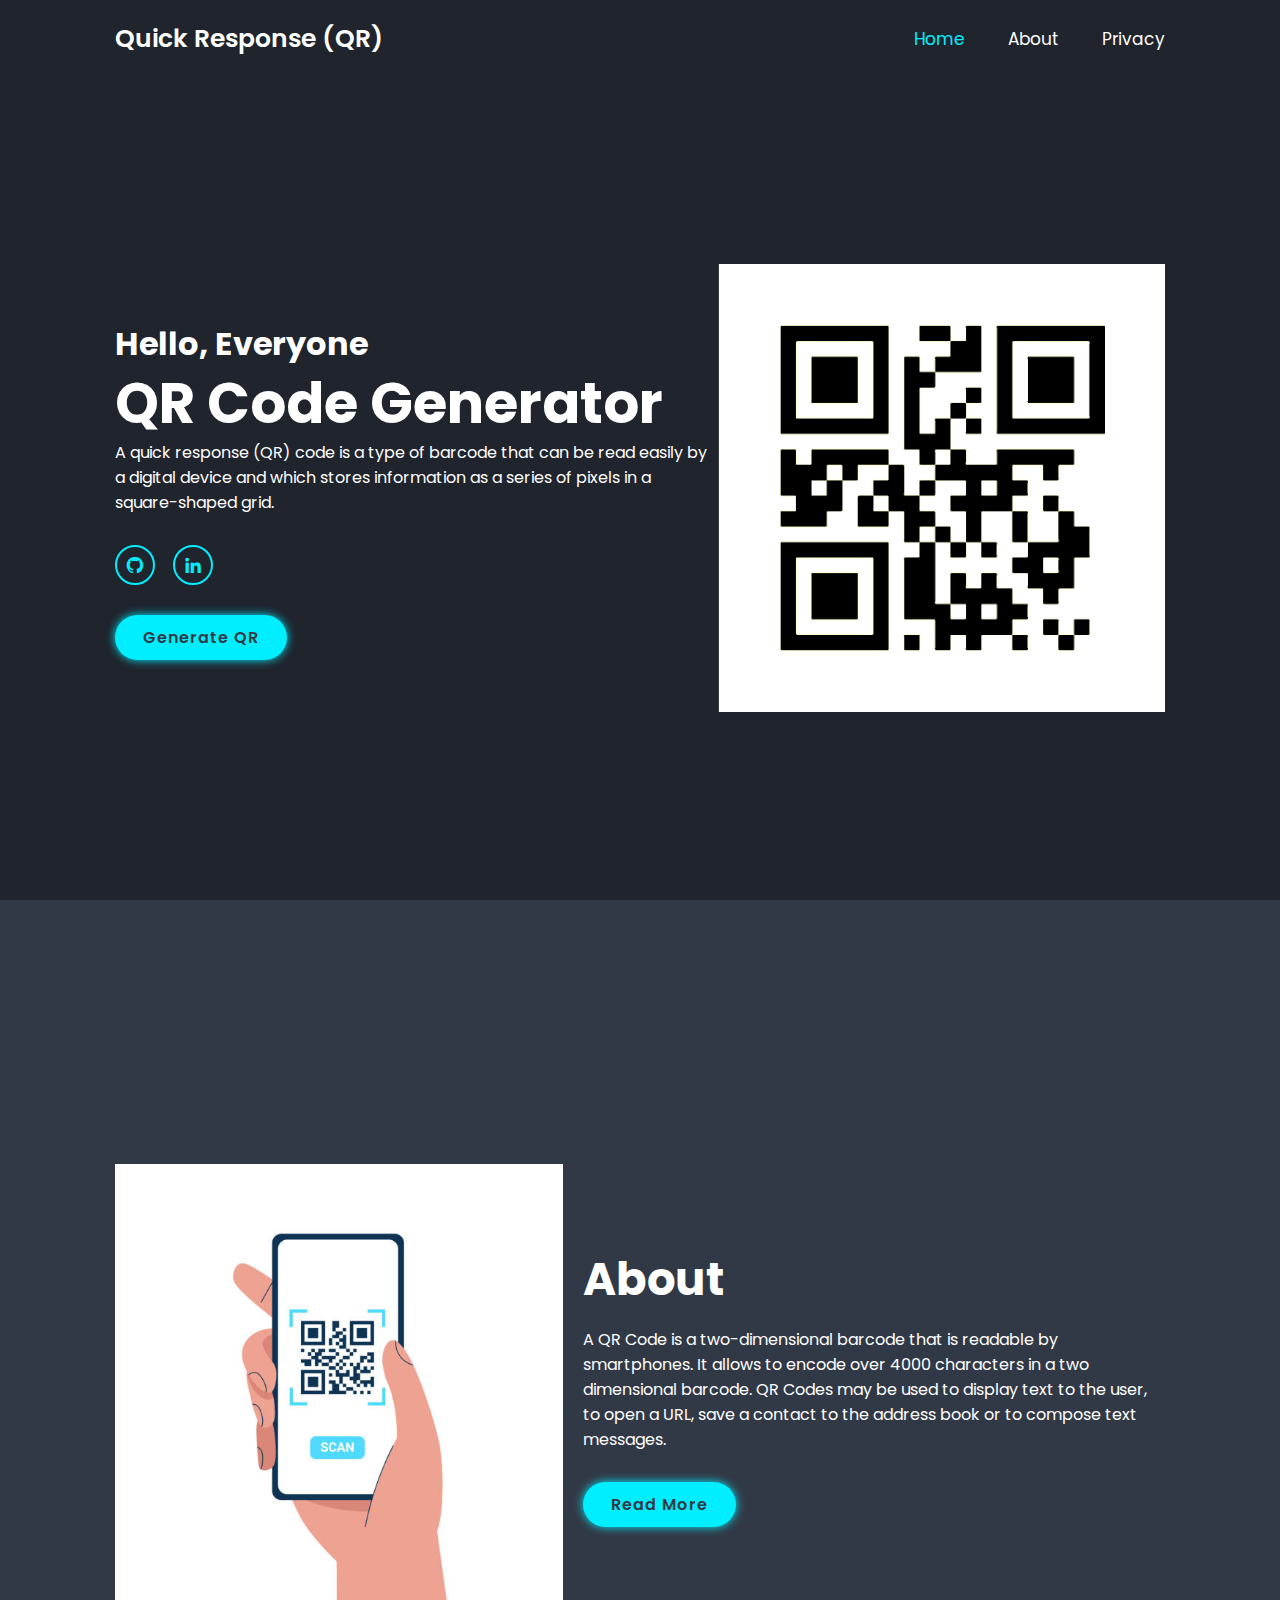
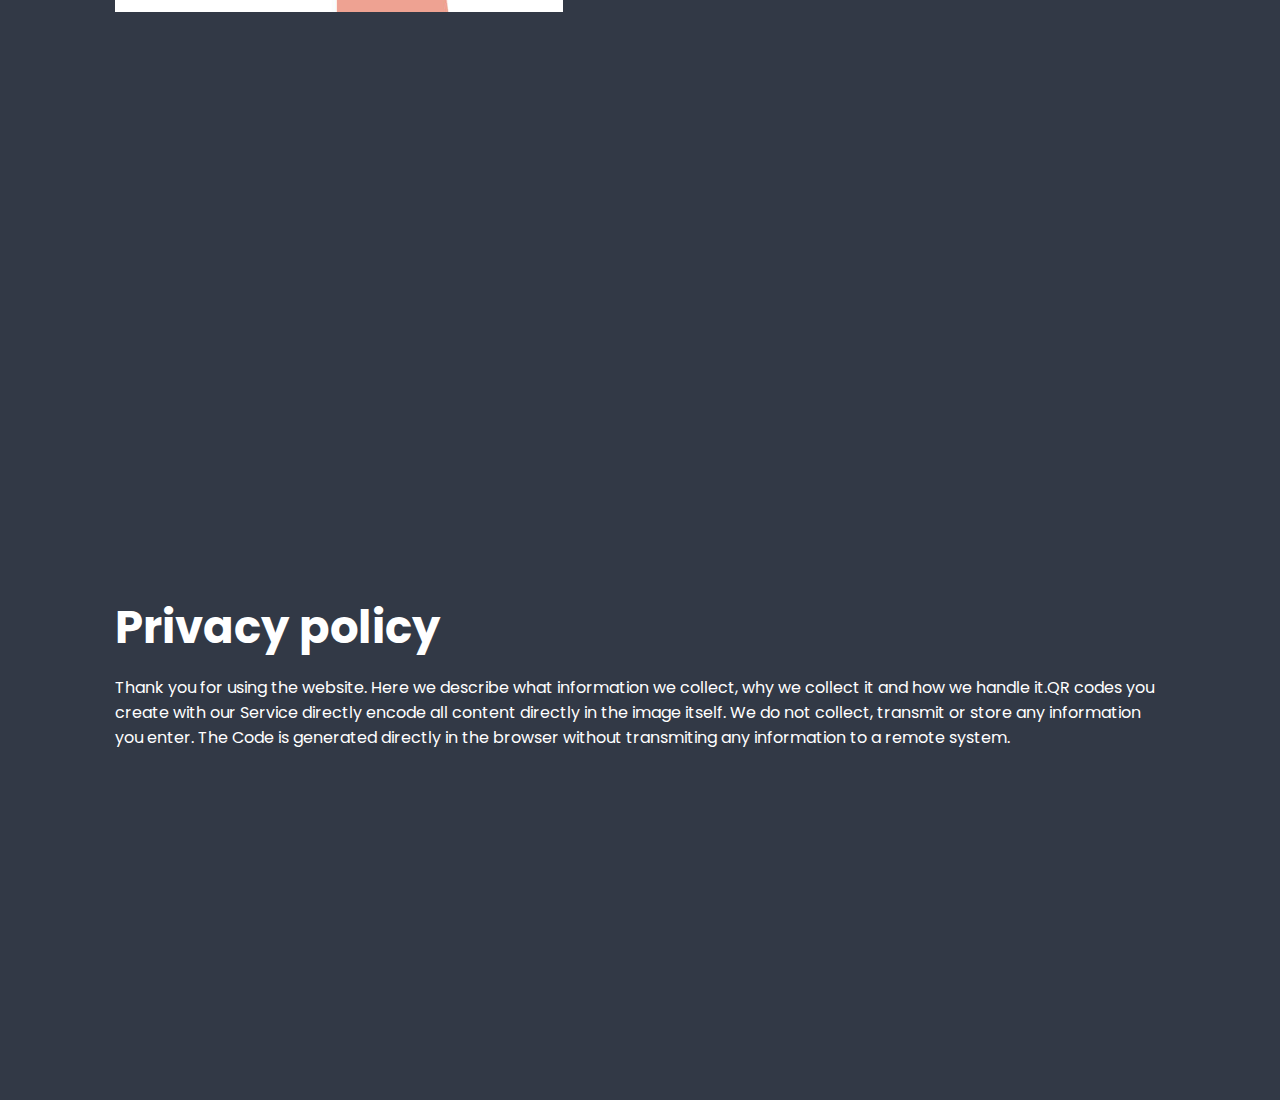
<file: index.html>
<!DOCTYPE html>
<html lang="en">
    <head>
        <meta charset="UTF-8">
        <meta http-equiv="X-UA-Compatible" content="IE=edge">
        <meta name="viewport" content="width=device-width, initial-scale=1.0">
        <title>QR Code Generator</title>

        <!--box icons-->
        <link rel="stylesheet" href="https://unpkg.com/boxicons@2.1.4/css/boxicons.min.css">


        <!--custom css-->

        <link rel="stylesheet" href="qr.css">
        
    </head>

    <body>
        <!--header design-->
        <header class="header">
            <a href="#" class="logo">Quick Response (QR)</a>
            <i class="bx bx-menu" id="menu-icon"></i>
            <nav class="navbar">
                <a href="#home" class = "active">Home</a>
                <a href="#about">About</a>
                <a href="#privacy">Privacy</a>
            </nav>
        </header>

        <!--home section design-->
        <section class="home" id="home">
            <div class="home-content">
                <h3>Hello, Everyone</h3>
                <h1>QR Code Generator</h1>
                <p>A quick response (QR) code is a type of barcode that can be read easily by a 
                    digital device and which stores information as a series of pixels in a square-shaped grid. </p>
                <div class = "social-media">
                    <a href="https://github.com/radharapu-manish" target="_blank"> <i class="bx bxl-github"></i> </a>
                    <a href="https://www.linkedin.com/in/radharapu-manish-56b714201" target="_blank"> <i class="bx bxl-linkedin"></i> </a>
                </div> 
                
        <a href ="qr.html" target="_blank" class="btn">Generate QR</a>

            </div>

        <div class ="home-img">
                <img src="d8kqfbf-22fa3374-ad76-462c-a825-c57b49192e4f.gif" alt="">
            </div>
        </section>
        <!--about section -->
        <section class="about" id="about">
            <div class="about-img">
                <img src="istockphoto-1298161159-612x612.jpg" alt="">
            </div>
            <div class="abount-content">
                <h2 class="heading">About</h2>
                <p>A QR Code is a two-dimensional barcode that is readable by smartphones. 
                    It allows to encode over 4000 characters in a two dimensional barcode. 
                    QR Codes may be used to display text to the user, to open a URL, 
                    save a contact to the address book or to compose text messages.</p>
                <a href="https://en.wikipedia.org/wiki/QR_code" class="btn">Read More</a>
            </div>
        </section>

        <!--privacy section -->
        <section class="privacy" id="privacy">
            <div class="privacy-content">
                <h2 class="heading">Privacy policy</h2>
                <p>Thank you for using the website. 
                    Here we describe what information we collect, 
                    why we collect it and how we handle it.QR codes you create with our Service directly encode all content directly in the image itself. We do not collect, transmit or store any information you enter. 
                    The Code is generated directly in the browser without transmiting any information to a remote system.</p>

            </div>
        </section>


    </body>
</html>
</file>
<file: qr.css>
@import url('https://fonts.googleapis.com/css2?family=Poppins:wght@300;400;500;600;700;800;900& display=swap');

* {
    margin: 0;
    padding: 0;
    box-sizing: border-box;
    text-decoration: none;
    border: none;
    outline: none;
    scroll-behavior: smooth;
    font-family: 'Poppins', sans-serif;

}
:root{
    --bg-color: #1f242d;
    --second-bg-color: #323946;
    --text-color: #fff;
    --main-color: #0ef;

}

html {
    font-size: 62.5%;
    overflow-x: hidden;
}

body {
    background: var(--bg-color);
    color: var(--text-color);
}

section {
    min-height: 100vh;
    padding: 10rem 9% 2rem;
}

.header {
    position: fixed;
    top: 0;
    left: 0;
    width: 100%;
    padding: 2rem 9%;
    background: var(--bg-color);
    display: flex;
    justify-content: space-between;
    align-items: center;
    z-index: 100;
}

.logo {
    font-size: 2.5rem;
    color: var(--text-color);
    font-weight: 600;
    cursor: default;
}

.navbar a {
    font-size: 1.7rem;
    color: var(--text-color);
    margin-left: 4rem;
    transition: .3s;
}

.navbar a:hover , 
.navbar a.active{
    color: var(--main-color);
}

#menu-icon {
    font-size: 3.6rem;
    color: var(--text-color);
    display: none;
}

.home {
    display: flex;
    justify-content: center;
    align-items: center;
}
.home-img img {
    width: 35vw;
}

.home-content h3 {
    font-size: 3.2rem;
    font-weight: 700;
}

.home-content h3:nth-of-type(2){
    margin-bottom: 2rem;
}

span{
    color: var(--main-color);
}

.home-content h1{
    font-size: 5.6rem;
    font-weight: 700;
    line-height: 1.3;
}

.home-content p {
    font-size: 1.6rem;
}
.social-media a{
    display: inline-flex;
    justify-content: center;
    align-items: center;
    width: 4rem;
    height: 4rem;
    background: transparent;
    border: .2rem solid var(--main-color);
    border-radius: 50%;
    font-size: 2rem;
    color: var(--main-color);
    margin: 3rem 1.5rem 3rem 0;
    transition: .5s ease;
}

.social-media a:hover {
    background: var(--main-color);
    color : var(--second-bg-color);
    box-shadow: 0 0 1rem var(--main-color);
}

.btn {
    display: inline-block;
    padding: 1rem 2.8rem;
    background: var(--main-color);
    border-radius: 4rem;
    box-shadow: 0 0 1rem var(--main-color);
    font-size: 1.6rem;
    color: var(--second-bg-color);
    letter-spacing: .1rem;
    font-weight: 600;
    transition: .5s ease;

}

.btn:hover {
    box-shadow: none;
}

.about {
    display: flex;
    justify-content: center;
    align-items: center;
    gap: 2rem;
    background: var(--second-bg-color);
}

.about-img img{
    width: 35vw;
}

.heading {
    text-align: center;
    font-size: 4.5rem;
}

.abount-content h2 {
    text-align: left;
    line-height: 1.2;
}

.abount-content h3 {
    font-size: 2.6rem;
}

.abount-content p{
    font-size: 1.6rem;
    margin: 2rem 0 3rem;
}


.privacy {
    display: flex;
    justify-content: center;
    align-items: center;
    gap: 2rem;
    background: var(--second-bg-color);
}

.privacy-img img{
    width: 35vw;
}

.heading {
    text-align: center;
    font-size: 4.5rem;
}

.privacy-content h2 {
    text-align: left;
    line-height: 1.2;
}


.privacy-content p{
    font-size: 1.6rem;
    margin: 2rem 0 3rem;
}
</file>
